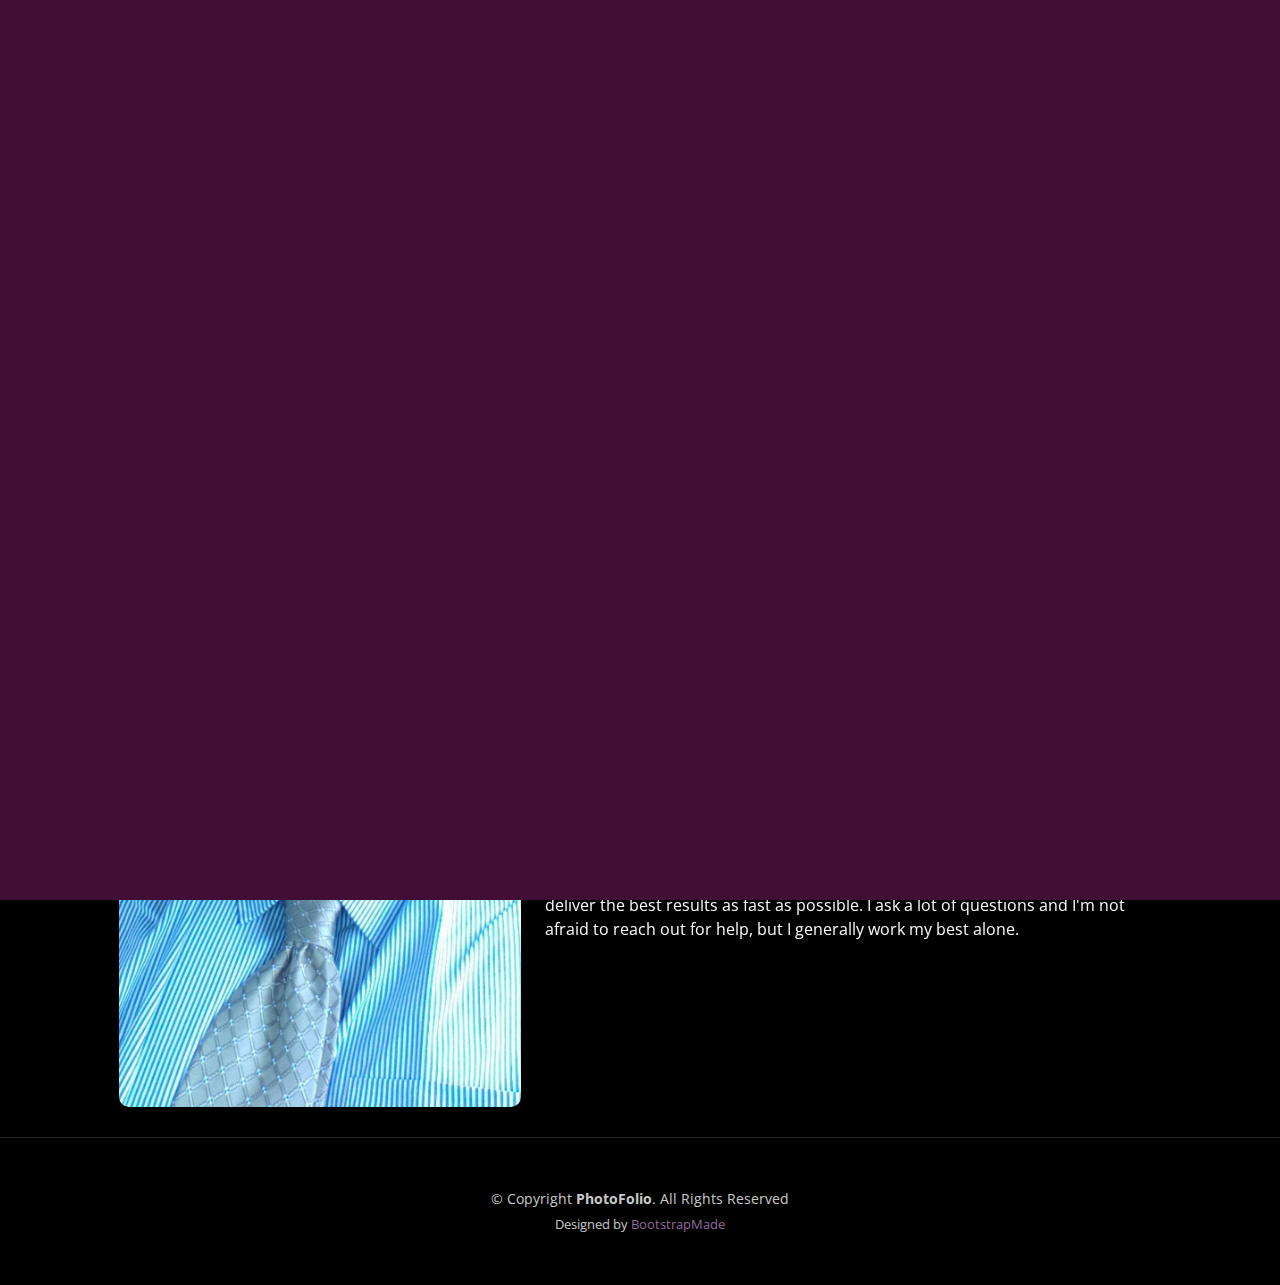
<file: index.html>
<!DOCTYPE html>
<html lang="en">

<head>
  <meta charset="utf-8">
  <meta content="width=device-width, initial-scale=1.0" name="viewport">

  <title>Andrew's personal website</title>
  <meta content="" name="description">
  <meta content="" name="keywords">

  <!-- Favicons -->
  <link href="assets/img/favicon.png" rel="icon">
  <link href="assets/img/apple-touch-icon.png" rel="apple-touch-icon">

  <!-- Google Fonts -->
  <link rel="preconnect" href="https://fonts.googleapis.com">
  <link rel="preconnect" href="https://fonts.gstatic.com" crossorigin>
  <link href="https://fonts.googleapis.com/css2?family=Open+Sans:ital,wght@0,300;0,400;0,500;0,600;0,700;1,300;1,400;1,600;1,700&family=Inter:ital,wght@0,300;0,400;0,500;0,600;0,700;1,300;1,400;1,500;1,600;1,700&family=Cardo:ital,wght@0,400;0,700;1,400&display=swap" rel="stylesheet">

  <!-- Vendor CSS Files -->
  <link href="assets/vendor/bootstrap/css/bootstrap.min.css" rel="stylesheet">
  <link href="assets/vendor/bootstrap-icons/bootstrap-icons.css" rel="stylesheet">
  <link href="assets/vendor/swiper/swiper-bundle.min.css" rel="stylesheet">
  <link href="assets/vendor/glightbox/css/glightbox.min.css" rel="stylesheet">
  <link href="assets/vendor/aos/aos.css" rel="stylesheet">

  <!-- Template Main CSS File -->
  <link href="assets/css/main.css" rel="stylesheet">

  <!-- =======================================================
  * Template Name: PhotoFolio
  * Updated: Mar 10 2023 with Bootstrap v5.2.3
  * Template URL: https://bootstrapmade.com/photofolio-bootstrap-photography-website-template/
  * Author: BootstrapMade.com
  * License: https://bootstrapmade.com/license/
  ======================================================== -->
</head>

<body>

  <!-- ======= Header ======= -->
  <header id="header" class="header d-flex align-items-center fixed-top">
    <div class="container-fluid d-flex align-items-center justify-content-between">

      <a href="index.html" class="logo d-flex align-items-center  me-auto me-lg-0">
        <!-- Uncomment the line below if you also wish to use an image logo -->
        <!-- <img src="assets/img/logo.png" alt=""> -->
        <i class="bi bi-house-fill"></i>
        <h1>Home</h1>
      </a>

      <nav id="navbar" class="navbar">
        <ul>
          <li class="dropdown"><a href="#"><span>About</span> <i class="bi bi-chevron-down dropdown-indicator"></i></a>
            <ul>
              <li><a href="resume.html">Resume</a></li>
              <li><a href="classmates.html">Classmates</a></li>
              <li><a href="portfolio.html">Portfolio</a></li>
            </ul>
          </li>
          <li><a href="services.html">Services</a></li>
          <li><a href="contact.html">Contact</a></li>
        </ul>
      </nav><!-- .navbar -->
      <i class="mobile-nav-toggle mobile-nav-show bi bi-list"></i>
      <i class="mobile-nav-toggle mobile-nav-hide d-none bi bi-x"></i>

    </div>
  </header><!-- End Header -->

  <!-- ======= Hero Section ======= -->
  <section id="hero" class="hero d-flex flex-column justify-content-center align-items-center" data-aos="fade" data-aos-delay="1500">
    <div class="container">
      <div class="row justify-content-center">
        <div class="col-lg-6 text-center">
          <h2>I'm <span>Andrew Cocroft</span> and this is the website I made!</h2>
          <p>This website was proudly made under the tutelage of Centriq.</p>
          <a href="contact.html" class="btn-get-started">Available for hire</a>
        </div>
      </div>
    </div>
  </section><!-- End Hero Section -->

  <main id="main" data-aos="fade" data-aos-delay="1500">

    <!-- ======= Body with a small introduction ======= -->
    <section id="gallery" class="gallery">
      <div class="container-fluid">

        <div class="row gy-4 justify-content-center">
          <div class="col-xl-4 col-lg-4 col-md-4">
            <div class="gallery-item h-100">
              <img src="assets/img/gallery/Andrew.jpg" class="img-fluid" alt="Image">
              <div class="gallery-links d-flex align-items-center justify-content-center">
                <a href="assets/img/gallery/gallery-1.jpg" title="Andrew" class="glightbox preview-link"></a>
                <p>Andrew Cocroft</p>
              </div>
            </div>
          </div><!-- End Gallery Item -->
          <div class="col-xl-6 col-lg-6 col-md-6 d-flex align-items-center">
            <div class="gallery-content">
            <h2>Introduction</h2>
              <p>
                I am currently training under Centriq's extensive and focused training program. Here, I have gone form
                working simple retail and food industry jobs to being on my way to a brighter, beneficial, and successful future!
              </p>
              <h2>About</h2>
              <p>
                For nine years, I had been limited in terms of success and security through my work history in retail, warehousing,
                and the food industry, and while it was great to meet all the people I did and go to the places I've been, I felt
                it was time for a change. That's why I decided to wed my enthusiasm for software and tech as a means of breaking past
                my boundaries, and making something better of myself.
                <br>
                <br>
                I consider myself to be a dedicated and hard worker, willing to push the limits to deliver the best results
                as fast as possible. I ask a lot of questions and I'm not afraid to reach out for help, but I generally work
                my best alone.
              </p>
            </div>
          </div>
        </div>
      </div>
    </section><!-- End Gallery Section -->

  </main><!-- End #main -->

  <!-- ======= Footer ======= -->
  <footer id="footer" class="footer">
    <div class="container">
      <div class="copyright">
        &copy; Copyright <strong><span>PhotoFolio</span></strong>. All Rights Reserved
      </div>
      <div class="credits">
        <!-- All the links in the footer should remain intact. -->
        <!-- You can delete the links only if you purchased the pro version. -->
        <!-- Licensing information: https://bootstrapmade.com/license/ -->
        <!-- Purchase the pro version with working PHP/AJAX contact form: https://bootstrapmade.com/photofolio-bootstrap-photography-website-template/ -->
        Designed by <a href="https://bootstrapmade.com/">BootstrapMade</a>
      </div>
    </div>
  </footer><!-- End Footer -->

  <a href="#" class="scroll-top d-flex align-items-center justify-content-center"><i class="bi bi-arrow-up-short"></i></a>

  <div id="preloader">
    <div class="line"></div>
  </div>

  <!-- Vendor JS Files -->
  <script src="assets/vendor/bootstrap/js/bootstrap.bundle.min.js"></script>
  <script src="assets/vendor/swiper/swiper-bundle.min.js"></script>
  <script src="assets/vendor/glightbox/js/glightbox.min.js"></script>
  <script src="assets/vendor/aos/aos.js"></script>
  <script src="assets/vendor/php-email-form/validate.js"></script>

  <!-- Template Main JS File -->
  <script src="assets/js/main.js"></script>

</body>

</html>
</file>
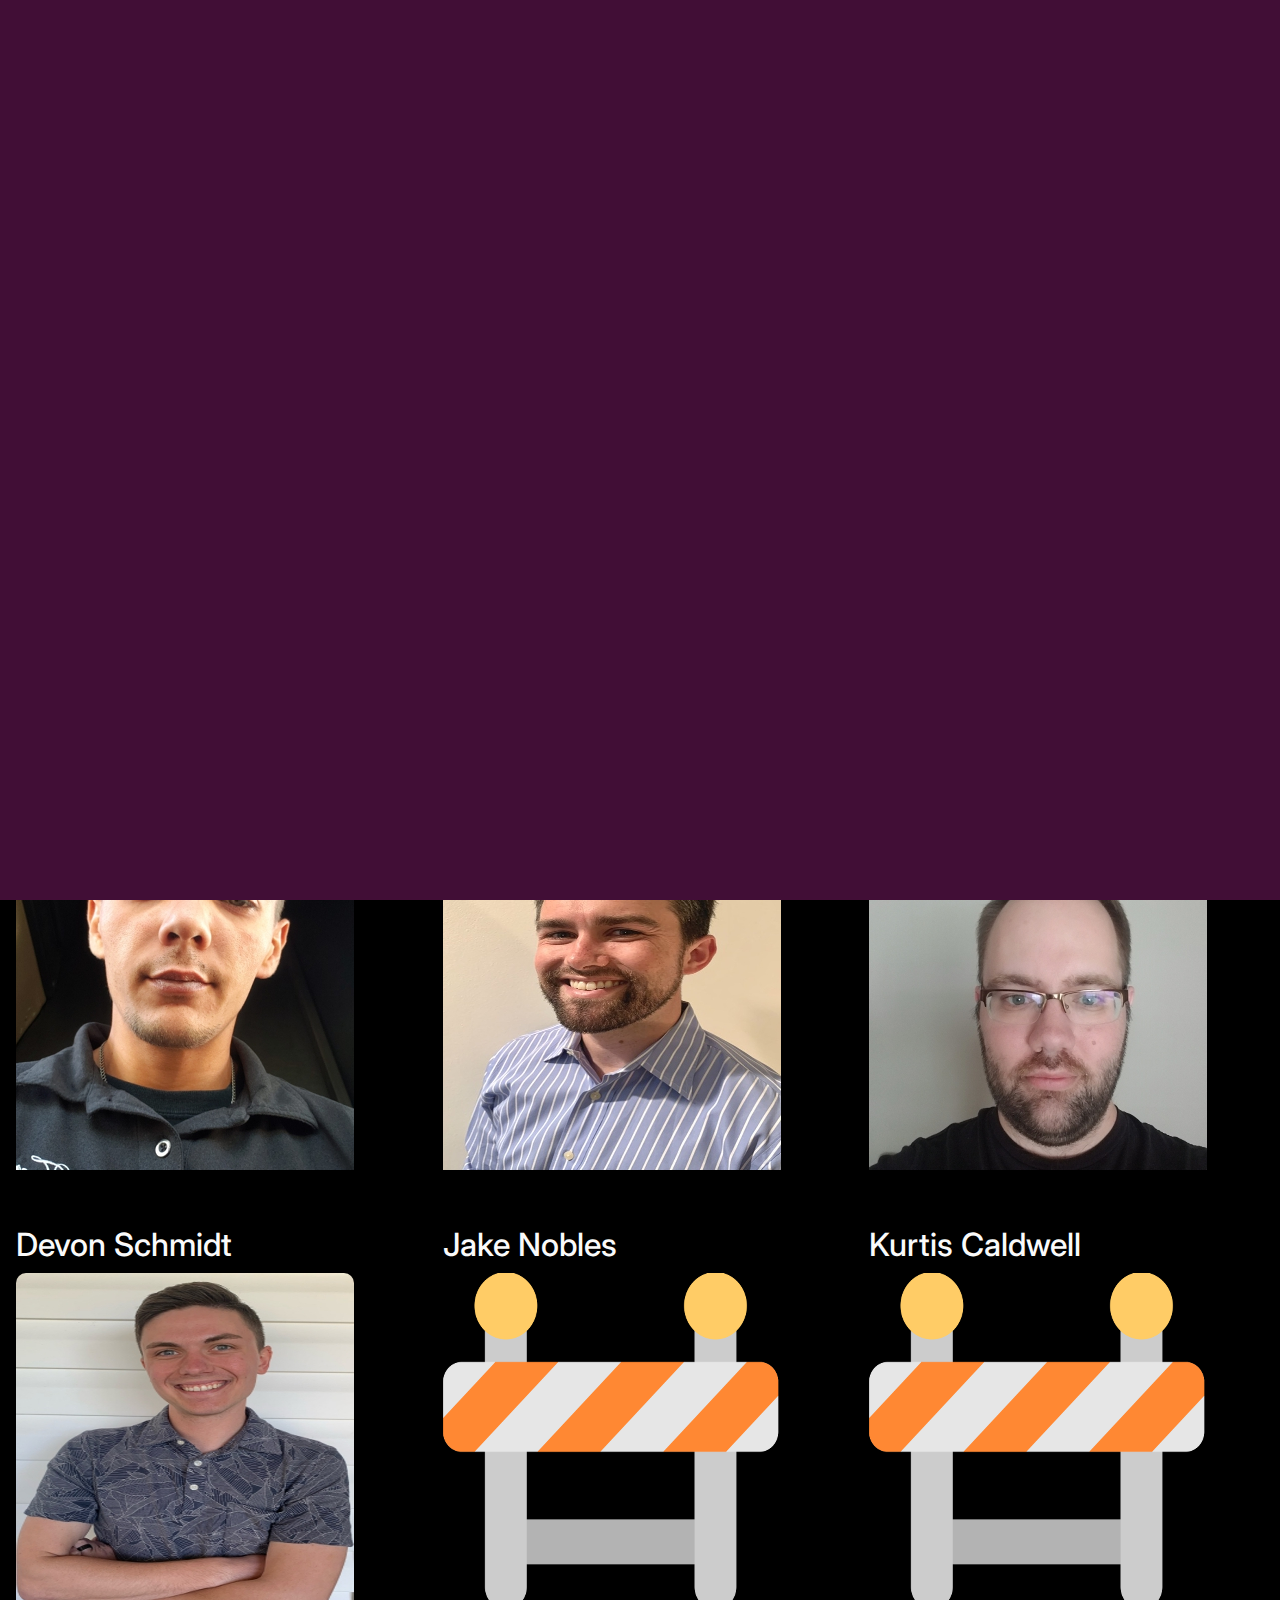
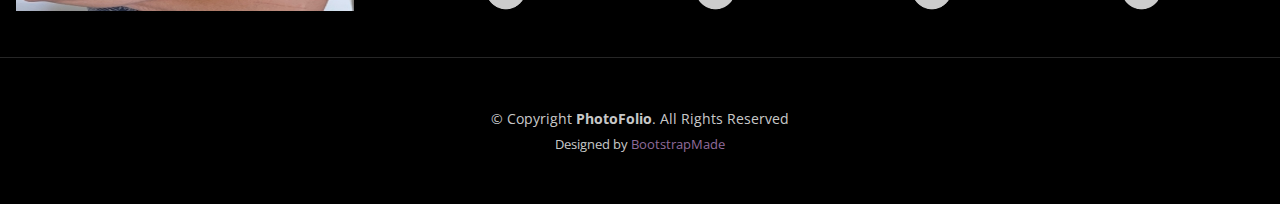
<file: classmates.html>
<!DOCTYPE html>
<html lang="en">

<head>
  <meta charset="utf-8">
  <meta content="width=device-width, initial-scale=1.0" name="viewport">

  <title>Andrew's personal website - Classmates</title>
  <meta content="" name="description">
  <meta content="" name="keywords">

  <!-- Favicons -->
  <link href="assets/img/favicon.png" rel="icon">
  <link href="assets/img/apple-touch-icon.png" rel="apple-touch-icon">

  <!-- Google Fonts -->
  <link rel="preconnect" href="https://fonts.googleapis.com">
  <link rel="preconnect" href="https://fonts.gstatic.com" crossorigin>
  <link href="https://fonts.googleapis.com/css2?family=Open+Sans:ital,wght@0,300;0,400;0,500;0,600;0,700;1,300;1,400;1,600;1,700&family=Inter:ital,wght@0,300;0,400;0,500;0,600;0,700;1,300;1,400;1,500;1,600;1,700&family=Cardo:ital,wght@0,400;0,700;1,400&display=swap" rel="stylesheet">

  <!-- Vendor CSS Files -->
  <link href="assets/vendor/bootstrap/css/bootstrap.min.css" rel="stylesheet">
  <link href="assets/vendor/bootstrap-icons/bootstrap-icons.css" rel="stylesheet">
  <link href="assets/vendor/swiper/swiper-bundle.min.css" rel="stylesheet">
  <link href="assets/vendor/glightbox/css/glightbox.min.css" rel="stylesheet">
  <link href="assets/vendor/aos/aos.css" rel="stylesheet">

  <!-- Template Main CSS File -->
  <link href="assets/css/main.css" rel="stylesheet">

  <!-- =======================================================
  * Template Name: PhotoFolio
  * Updated: Mar 10 2023 with Bootstrap v5.2.3
  * Template URL: https://bootstrapmade.com/photofolio-bootstrap-photography-website-template/
  * Author: BootstrapMade.com
  * License: https://bootstrapmade.com/license/
  ======================================================== -->
</head>

<body>

  <!-- ======= Header ======= -->
  <header id="header" class="header d-flex align-items-center fixed-top">
    <div class="container-fluid d-flex align-items-center justify-content-between">

      <a href="index.html" class="logo d-flex align-items-center  me-auto me-lg-0">
        <!-- Uncomment the line below if you also wish to use an image logo -->
        <!-- <img src="assets/img/logo.png" alt=""> -->
        <i class="bi bi-house"></i>
        <h1>Classmates</h1>
      </a>

      <nav id="navbar" class="navbar">
        <ul>
          <li class="dropdown"><a href="#"><span>About</span> <i class="bi bi-chevron-down dropdown-indicator"></i></a>
            <ul>
              <li><a href="resume.html">Resume</a></li>
              <li><a href="classmates.html">Classmates</a></li>
              <li><a href="portfolio.html">Portfolio</a></li>
            </ul>
          </li>
          <li><a href="services.html">Services</a></li>
          <li><a href="contact.html">Contact</a></li>
        </ul>
      </nav><!-- .navbar -->

      <div class="header-social-links">
        <a href="#" class="linkedin"><i class="bi bi-linkedin"></i></i></a>
      </div>
      <i class="mobile-nav-toggle mobile-nav-show bi bi-list"></i>
      <i class="mobile-nav-toggle mobile-nav-hide d-none bi bi-x"></i>

    </div>
  </header><!-- End Header -->

  <!-- ======= Hero Section ======= -->
  <section id="hero" class="hero d-flex flex-column justify-content-center align-items-center" data-aos="fade" data-aos-delay="1500">
    <div class="container">
      <div class="row justify-content-center">
        <div class="col-lg-6 text-center">
          <h2><span>Classmates</span></h2>
          <p>The people of various backgrounds and experience from whom I received help and in return helped</p>
        </div>
      </div>
    </div>
  </section><!-- End Hero Section -->

  <main>
       <!-- ======= Gallery Section ======= -->
       <section id="gallery" class="gallery">
        <div class="container-fluid">
  
          <div class="row gy-4">
            <div class="col-md-3 col-lg-4 col-md-6 p-3">
              <h2>Robert Ritter</h2>
              <div class="gallery-item h-100">
                <img src="assets/img/gallery/rob.jpg" class="img-fluid" alt="Robert Ritter">
                <div class="gallery-links d-flex align-items-center justify-content-center">
                  <a href="http://ritterhaus.net">Website</a>
                </div>
              </div>
            </div><!-- End Gallery Item -->
            <div class="col-md-3 col-lg-4 col-md-6 p-3">
              <h2>Cody Slivinski</h2>
              <div class="gallery-item h-100">
                <img src="assets/img/gallery/cody.jpg" class="img-fluid" alt="Cody Slivinski">
                <div class="gallery-links d-flex align-items-center justify-content-center">
                  <a href="http://codyslivinski.com">Website</a>
                </div>
              </div>
            </div><!-- End Gallery Item -->
            <div class="col-md-3 col-lg-4 col-md-6 p-3">
              <h2>Darron Wentz</h2>
              <div class="gallery-item h-100">
                <img src="assets/img/gallery/darron.jpg" class="img-fluid" alt="Darron Wentz">
                <div class="gallery-links d-flex align-items-center justify-content-center">
                  <a href="assets/img/gallery/gallery-3.jpg" title="Gallery 3" class="glightbox preview-link">
                    <a href="http://werntzdomain.com">Website</a>
                  </a>
                </div>
              </div>
            </div><!-- End Gallery Item -->
            <div class="col-md-3 col-lg-4 col-md-6 p-3">
              <h2>Jace Cockrell</h2>
              <div class="gallery-item h-100">
                <img src="assets/img/gallery/jace.png" class="img-fluid" alt="Jace Cockrell">
                <div class="gallery-links d-flex align-items-center justify-content-center">
                  <a href="assets/img/gallery/gallery-4.jpg" title="Gallery 4" class="glightbox preview-link">
                    <a href="http://jacecockrell.com">Website</a>
                  </a>
                </div>
              </div>
            </div><!-- End Gallery Item -->
            <div class="col-md-3 col-lg-4 col-md-6 p-3">
              <h2>Kyle Gough</h2>
              <div class="gallery-item h-100">
                <img src="assets/img/gallery/kyle.jpg" class="img-fluid" alt="Kyle Gough">
                <div class="gallery-links d-flex align-items-center justify-content-center">
                  <a href="assets/img/gallery/gallery-5.jpg" title="Gallery 5" class="glightbox preview-link">
                    <a href="http://goughkyle.com">Website</a>
                  </a>
                </div>
              </div>
            </div><!-- End Gallery Item -->
            <div class="col-md-3 col-lg-4 col-md-6 p-3">
              <h2>Nicholas Davolt</h2>
              <div class="gallery-item h-100">
                <img src="assets/img/gallery/nicholas.jpg" class="img-fluid" alt="Nicholas Davolt">
                <div class="gallery-links d-flex align-items-center justify-content-center">
                  <a href="assets/img/gallery/gallery-6.jpg" title="Gallery 6">
                    <a href="http://nicholasdavolt.com/">Website</a>
                  </a>
                </div>
              </div>
            </div> <!-- End Gallery Item -->
            <div class="col-md-3 col-lg-4 col-md-6 p-3">
              <h2>Devon Schmidt</h2>
              <div class="gallery-item h-100">
                <img src="assets/img/gallery/devon.jpeg" class="img-fluid" alt="Devon">
                <div class="gallery-links d-flex align-items-center justify-content-center">
                  <a href="assets/img/gallery/gallery-6.jpg" title="Gallery 6">
                    <a href="http://devschmidt.com/">Website</a>
                  </a>
                </div>
              </div>
            </div> <!-- End Gallery Item -->
            <div class="col-md-3 col-lg-4 col-md-6 p-3">
              <h2>Jake Nobles</h2>
              <div class="gallery-item h-100">
                <img src="assets/img/gallery/comingsoon.png" class="img-fluid" alt="Jake">
                <div class="gallery-links d-flex align-items-center justify-content-center">
                  <p>Site to be added</p>
                </div>
              </div>
            </div> <!-- End Gallery Item -->
            <div class="col-md-3 col-lg-4 col-md-6 p-3">
              <h2>Kurtis Caldwell</h2>
              <div class="gallery-item h-100">
                <img src="assets/img/gallery/comingsoon.png" class="img-fluid" alt="Kurtis">
                <div class="gallery-links d-flex align-items-center justify-content-center">
                  <p>Site to be added</p>
                </div>
              </div>
            </div> <!-- End Gallery Item -->
          </div>
        </div>
      </section><!-- End Gallery Section -->
  </main>

  <!-- ======= Footer ======= -->
  <footer id="footer" class="footer">
    <div class="container">
      <div class="copyright">
        &copy; Copyright <strong><span>PhotoFolio</span></strong>. All Rights Reserved
      </div>
      <div class="credits">
        <!-- All the links in the footer should remain intact. -->
        <!-- You can delete the links only if you purchased the pro version. -->
        <!-- Licensing information: https://bootstrapmade.com/license/ -->
        <!-- Purchase the pro version with working PHP/AJAX contact form: https://bootstrapmade.com/photofolio-bootstrap-photography-website-template/ -->
        Designed by <a href="https://bootstrapmade.com/">BootstrapMade</a>
      </div>
    </div>
  </footer><!-- End Footer -->

  <a href="#" class="scroll-top d-flex align-items-center justify-content-center"><i class="bi bi-arrow-up-short"></i></a>

  <div id="preloader">
    <div class="line"></div>
  </div>

  <!-- Vendor JS Files -->
  <script src="assets/vendor/bootstrap/js/bootstrap.bundle.min.js"></script>
  <script src="assets/vendor/swiper/swiper-bundle.min.js"></script>
  <script src="assets/vendor/glightbox/js/glightbox.min.js"></script>
  <script src="assets/vendor/aos/aos.js"></script>
  <script src="assets/vendor/php-email-form/validate.js"></script>

  <!-- Template Main JS File -->
  <script src="assets/js/main.js"></script>

</body>

</html>
</file>
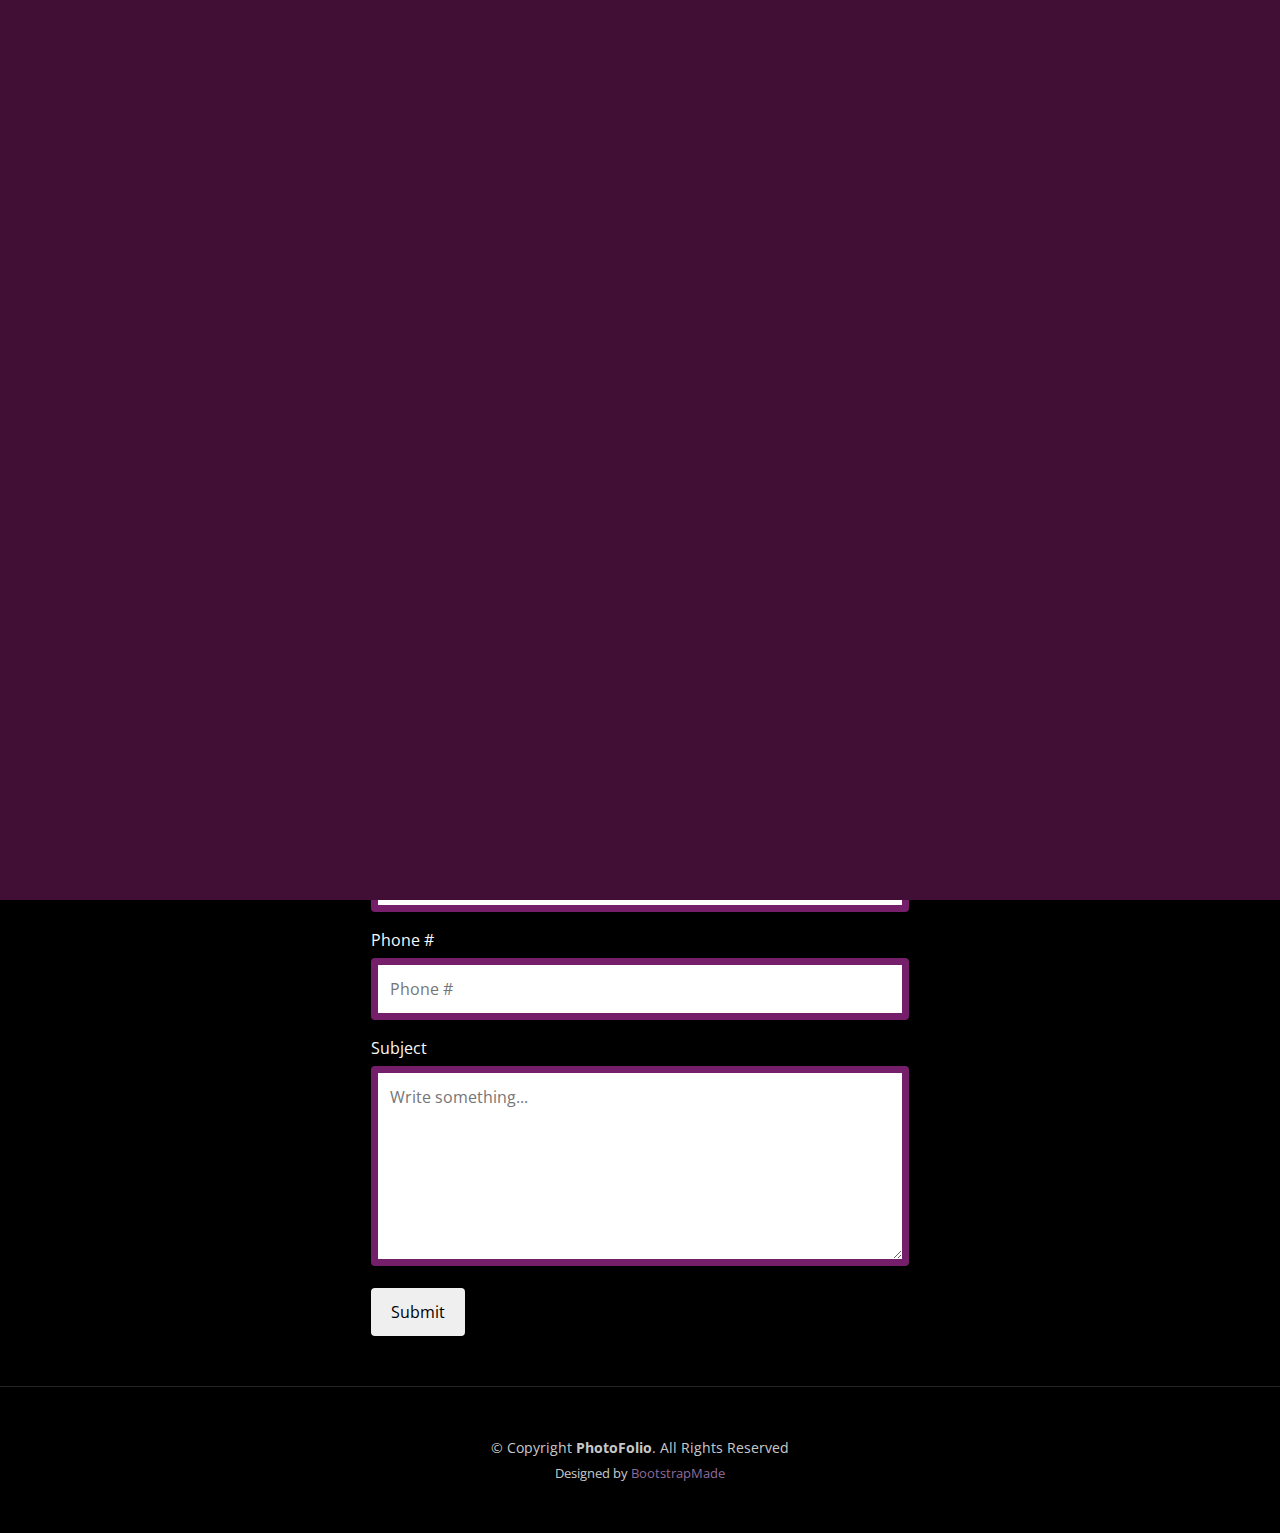
<file: contact.html>
<!DOCTYPE html>
<html lang="en">

<head>
  <meta charset="utf-8">
  <meta content="width=device-width, initial-scale=1.0" name="viewport">

  <title>Andrew's personal website - Contact</title>
  <meta content="" name="description">
  <meta content="" name="keywords">

  <!-- Favicons -->
  <link href="assets/img/favicon.png" rel="icon">
  <link href="assets/img/apple-touch-icon.png" rel="apple-touch-icon">

  <!-- Google Fonts -->
  <link rel="preconnect" href="https://fonts.googleapis.com">
  <link rel="preconnect" href="https://fonts.gstatic.com" crossorigin>
  <link href="https://fonts.googleapis.com/css2?family=Open+Sans:ital,wght@0,300;0,400;0,500;0,600;0,700;1,300;1,400;1,600;1,700&family=Inter:ital,wght@0,300;0,400;0,500;0,600;0,700;1,300;1,400;1,500;1,600;1,700&family=Cardo:ital,wght@0,400;0,700;1,400&display=swap" rel="stylesheet">

  <!-- Vendor CSS Files -->
  <link href="assets/vendor/bootstrap/css/bootstrap.min.css" rel="stylesheet">
  <link href="assets/vendor/bootstrap-icons/bootstrap-icons.css" rel="stylesheet">
  <link href="assets/vendor/swiper/swiper-bundle.min.css" rel="stylesheet">
  <link href="assets/vendor/glightbox/css/glightbox.min.css" rel="stylesheet">
  <link href="assets/vendor/aos/aos.css" rel="stylesheet">

  <!-- Template Main CSS File -->
  <link href="assets/css/main.css" rel="stylesheet">

  <!-- =======================================================
  * Template Name: PhotoFolio
  * Updated: Mar 10 2023 with Bootstrap v5.2.3
  * Template URL: https://bootstrapmade.com/photofolio-bootstrap-photography-website-template/
  * Author: BootstrapMade.com
  * License: https://bootstrapmade.com/license/
  ======================================================== -->
</head>

<body>

  <!-- ======= Header ======= -->
  <header id="header" class="header d-flex align-items-center fixed-top">
    <div class="container-fluid d-flex align-items-center justify-content-between">

      <a href="index.html" class="logo d-flex align-items-center  me-auto me-lg-0">
        <!-- Uncomment the line below if you also wish to use an image logo -->
        <!-- <img src="assets/img/logo.png" alt=""> -->
        <i class="bi bi-house"></i>
        <h1>Home</h1>
      </a>

      <nav id="navbar" class="navbar">
        <ul>
          <li class="dropdown"><a href="#"><span>About</span> <i class="bi bi-chevron-down dropdown-indicator"></i></a>
            <ul>
              <li><a href="resume.html">Resume</a></li>
              <li><a href="classmates.html">Classmates</a></li>
              <li><a href="portfolio.html">Portfolio</a></li>
            </ul>
          </li>
          <li><a href="services.html">Services</a></li>
          <li><a href="contact.html">Contact</a></li>
        </ul>
      </nav><!-- .navbar -->

      <div class="header-social-links">
        <a href="#" class="linkedin"><i class="bi bi-linkedin"></i></i></a>
      </div>
      <i class="mobile-nav-toggle mobile-nav-show bi bi-list"></i>
      <i class="mobile-nav-toggle mobile-nav-hide d-none bi bi-x"></i>

    </div>
  </header><!-- End Header -->

  <!-- ======= Hero Section ======= -->
  <!-- ======= Hero Section ======= -->
  <section id="hero" class="hero d-flex flex-column justify-content-center align-items-center" data-aos="fade" data-aos-delay="1500">
    <div class="container">
      <div class="row justify-content-center">
        <div class="col-lg-6 text-center">
          <h2><span>Contact</span></h2>
          <p>FORM CURRENTLY NOT FUNCTIONAL! Please refer to my email or send me a message on Linkedin!</p>
        </div>
        <div class="row mt-5 justify-content-around">
          <div class="email col-md-2">
            <h2>Email</h2>
            <p>email.example@domain.com</p>
        </div>
        <div class="row mt-5 justify-content-around">
          <div class="linkedin col-md-2">
            <h2>
              <a href="https://www.linkedin.com/in/andrew-cocroft-4a2952275/">LinkedIn</a>
            </h2>
          </div>
        </div>
      </div>
    </div>
  </section><!-- End Hero Section -->

  <main>
    <div class="container">
      <div class="row justify-content-center">
        <div class="col-lg-6">
          <form action="action_page.php">
        
            <label for="fname">First Name</label>
            <input type="text" id="fname" name="firstname" placeholder="Your first name">
            
            <label for="lname">Last Name</label>
            <input type="text" id="lname" name="lastname" placeholder="Your last name">
        
            <label for="email">Email</label>
            <input type="text" id="email" name="email" placeholder="Email">
    
            <label for="phone">Phone #</label>
            <input type="text" id="phone" name="phone number" placeholder="Phone #">
        
            <label for="subject">Subject</label>
            <textarea id="subject" name="subject" placeholder="Write something..." style="height:200px"></textarea>
        
            <input type="submit" value="Submit">
        
          </form>
        </div>
      </div>
    </div>
  </main>

  <!-- ======= Footer ======= -->
  <footer id="footer" class="footer">
    <div class="container">
      <div class="copyright">
        &copy; Copyright <strong><span>PhotoFolio</span></strong>. All Rights Reserved
      </div>
      <div class="credits">
        <!-- All the links in the footer should remain intact. -->
        <!-- You can delete the links only if you purchased the pro version. -->
        <!-- Licensing information: https://bootstrapmade.com/license/ -->
        <!-- Purchase the pro version with working PHP/AJAX contact form: https://bootstrapmade.com/photofolio-bootstrap-photography-website-template/ -->
        Designed by <a href="https://bootstrapmade.com/">BootstrapMade</a>
      </div>
    </div>
  </footer><!-- End Footer -->

  <a href="#" class="scroll-top d-flex align-items-center justify-content-center"><i class="bi bi-arrow-up-short"></i></a>

  <div id="preloader">
    <div class="line"></div>
  </div>

  <!-- Vendor JS Files -->
  <script src="assets/vendor/bootstrap/js/bootstrap.bundle.min.js"></script>
  <script src="assets/vendor/swiper/swiper-bundle.min.js"></script>
  <script src="assets/vendor/glightbox/js/glightbox.min.js"></script>
  <script src="assets/vendor/aos/aos.js"></script>
  <script src="assets/vendor/php-email-form/validate.js"></script>

  <!-- Template Main JS File -->
  <script src="assets/js/main.js"></script>

</body>

</html>
</file>
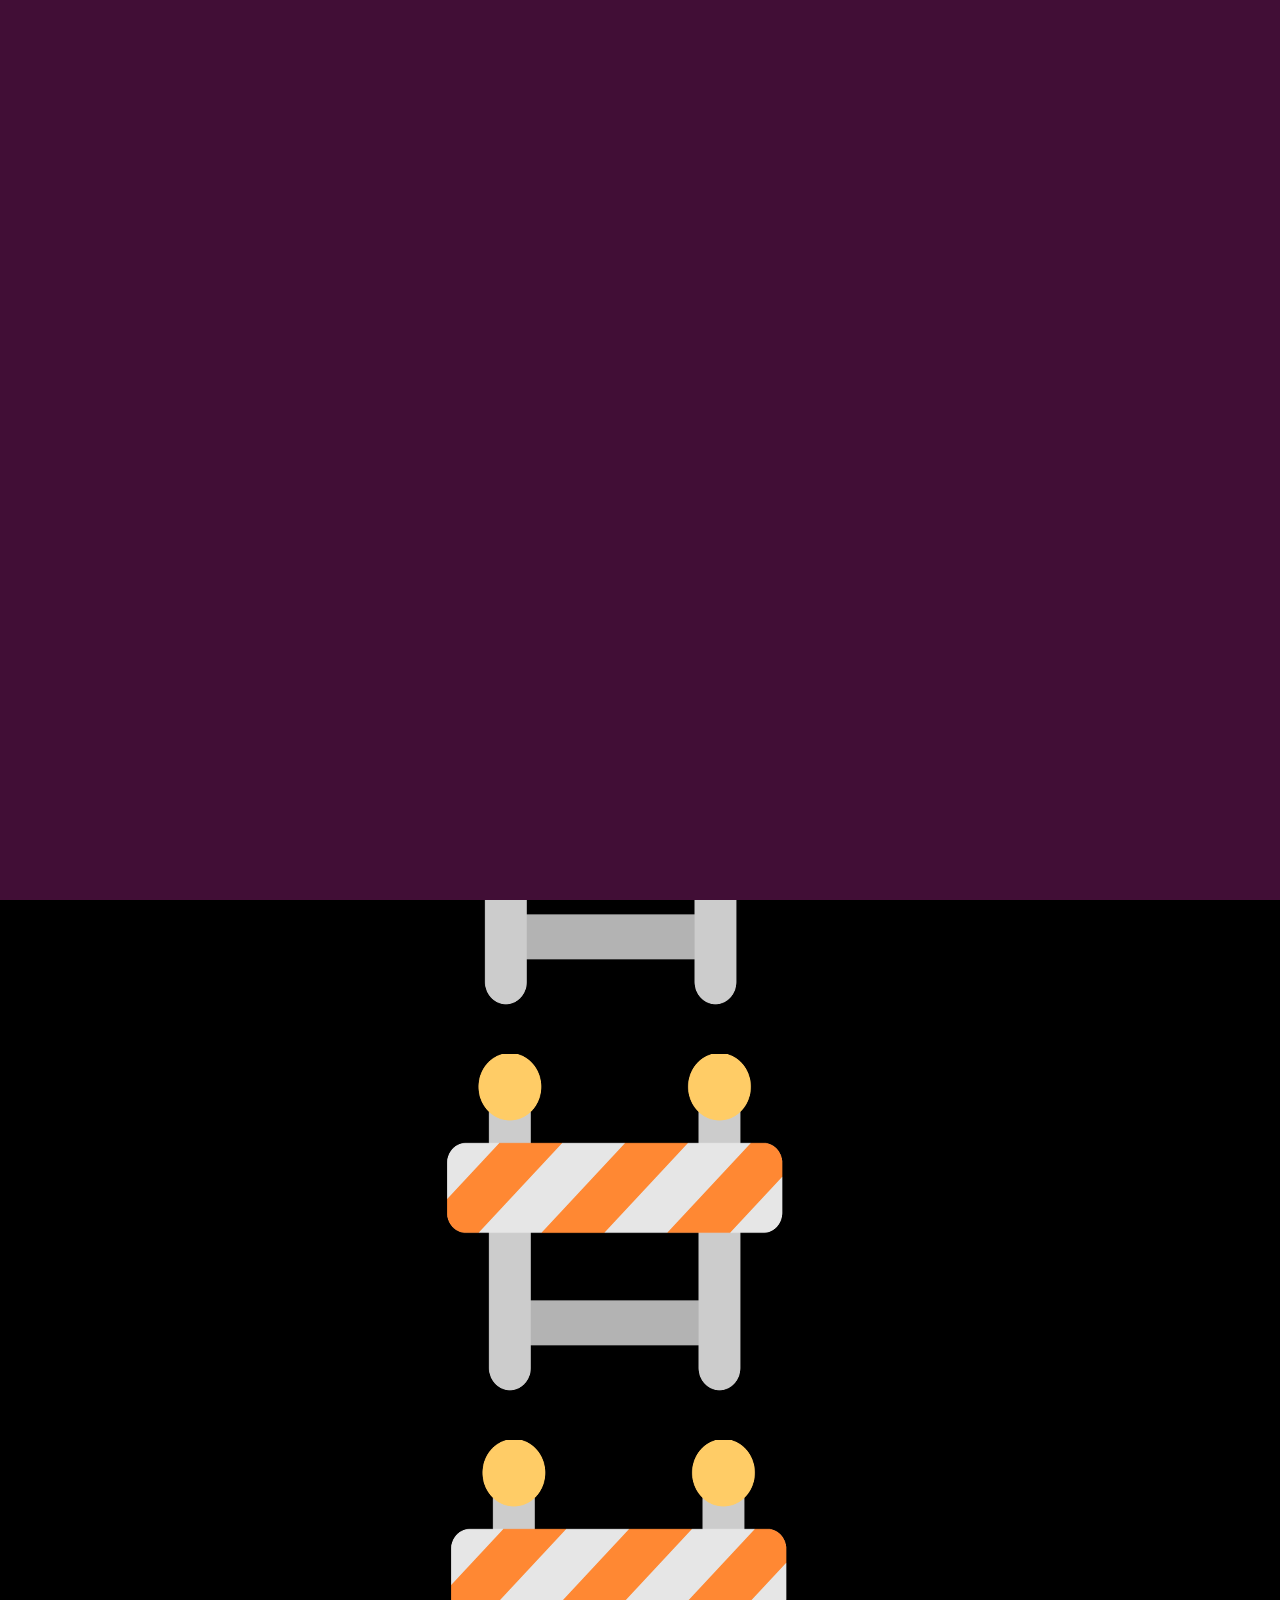
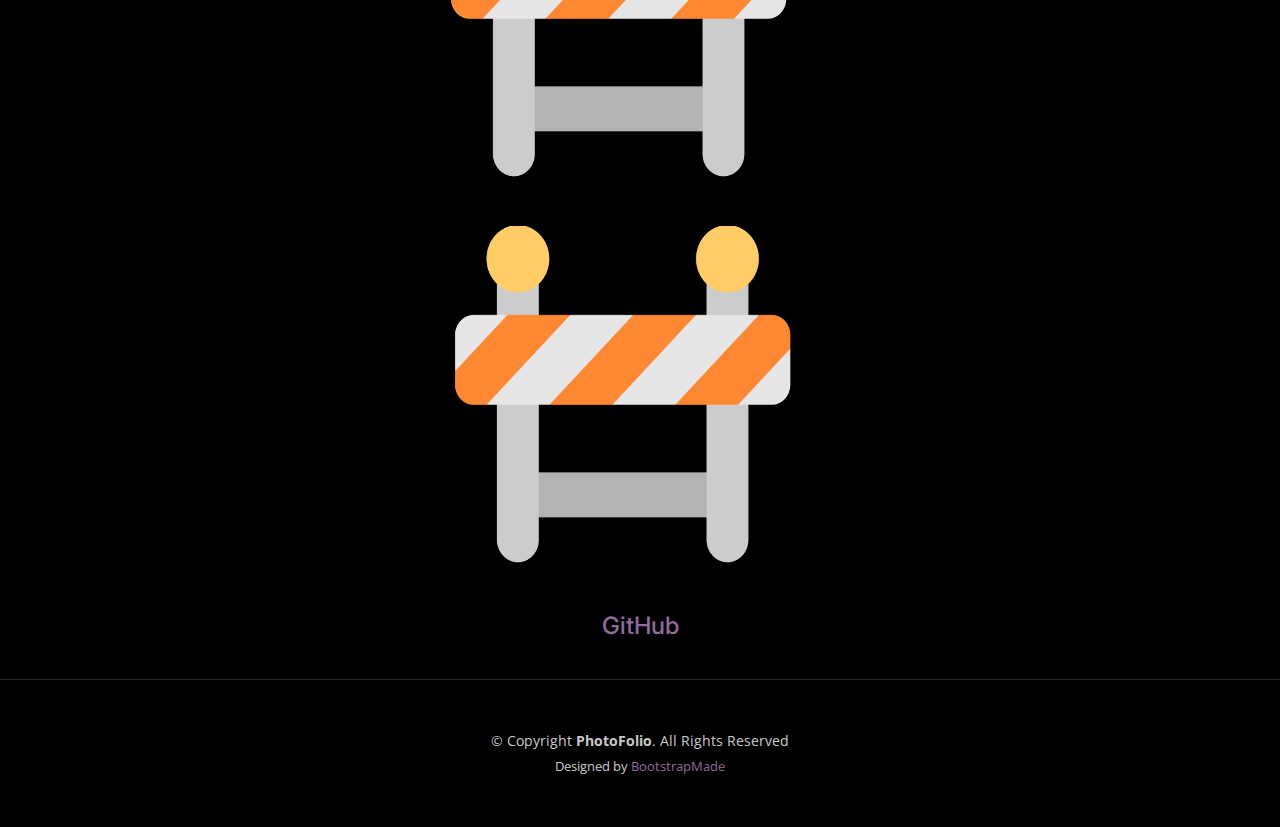
<file: portfolio.html>
<!DOCTYPE html>
<html lang="en">

<head>
  <meta charset="utf-8">
  <meta content="width=device-width, initial-scale=1.0" name="viewport">

  <title>Andrew's personal website - Portfolio</title>
  <meta content="" name="description">
  <meta content="" name="keywords">

  <!-- Favicons -->
  <link href="assets/img/favicon.png" rel="icon">
  <link href="assets/img/apple-touch-icon.png" rel="apple-touch-icon">

  <!-- Google Fonts -->
  <link rel="preconnect" href="https://fonts.googleapis.com">
  <link rel="preconnect" href="https://fonts.gstatic.com" crossorigin>
  <link href="https://fonts.googleapis.com/css2?family=Open+Sans:ital,wght@0,300;0,400;0,500;0,600;0,700;1,300;1,400;1,600;1,700&family=Inter:ital,wght@0,300;0,400;0,500;0,600;0,700;1,300;1,400;1,500;1,600;1,700&family=Cardo:ital,wght@0,400;0,700;1,400&display=swap" rel="stylesheet">

  <!-- Vendor CSS Files -->
  <link href="assets/vendor/bootstrap/css/bootstrap.min.css" rel="stylesheet">
  <link href="assets/vendor/bootstrap-icons/bootstrap-icons.css" rel="stylesheet">
  <link href="assets/vendor/swiper/swiper-bundle.min.css" rel="stylesheet">
  <link href="assets/vendor/glightbox/css/glightbox.min.css" rel="stylesheet">
  <link href="assets/vendor/aos/aos.css" rel="stylesheet">

  <!-- Template Main CSS File -->
  <link href="assets/css/main.css" rel="stylesheet">

  <!-- =======================================================
  * Template Name: PhotoFolio
  * Updated: Mar 10 2023 with Bootstrap v5.2.3
  * Template URL: https://bootstrapmade.com/photofolio-bootstrap-photography-website-template/
  * Author: BootstrapMade.com
  * License: https://bootstrapmade.com/license/
  ======================================================== -->
</head>

<body>

  <!-- ======= Header ======= -->
  <header id="header" class="header d-flex align-items-center fixed-top">
    <div class="container-fluid d-flex align-items-center justify-content-between">

      <a href="index.html" class="logo d-flex align-items-center  me-auto me-lg-0">
        <!-- Uncomment the line below if you also wish to use an image logo -->
        <!-- <img src="assets/img/logo.png" alt=""> -->
        <i class="bi bi-house"></i>
        <h1>Home</h1>
      </a>

      <nav id="navbar" class="navbar">
        <ul>
          <li class="dropdown"><a href="#"><span>About</span> <i class="bi bi-chevron-down dropdown-indicator"></i></a>
            <ul>
              <li><a href="resume.html">Resume</a></li>
              <li><a href="classmates.html">Classmates</a></li>
              <li><a href="portfolio.html">Portfolio</a></li>
            </ul>
          </li>
          <li><a href="services.html">Services</a></li>
          <li><a href="contact.html">Contact</a></li>
        </ul>
      </nav><!-- .navbar -->

      <div class="header-social-links">
        <a href="#" class="linkedin"><i class="bi bi-linkedin"></i></i></a>
      </div>
      <i class="mobile-nav-toggle mobile-nav-show bi bi-list"></i>
      <i class="mobile-nav-toggle mobile-nav-hide d-none bi bi-x"></i>

    </div>
  </header><!-- End Header -->

  <!-- ======= Hero Section ======= -->
  <!-- ======= Hero Section ======= -->
  <section id="hero" class="hero d-flex flex-column justify-content-center align-items-center" data-aos="fade" data-aos-delay="1500">
    <div class="container">
      <div class="row justify-content-center">
        <div class="col-lg-6 text-center">
          <h2><span>Portfolio</span></h2>
          <p>A collection of projects undertaken in HTML5/CSS and C# 
            <br>(see github below for more)
          </p>
        </div>
      </div>
    </div>
  </section><!-- End Hero Section -->

  <main>
    <section id="gallery" class="gallery">
      <div class="container-fluid">
          <div class="row gy-4 justify-content-center">
            <div class="col-xl-4 col-lg-4 col-md-4">
              <div class="gallery-item h-100">
                <img src="assets/img/gallery/DungeonGallery1.png" class="img-fluid" alt="Dungeon">
                <div class="gallery-links d-flex align-items-center justify-content-center">
                  <a href="assets/img/gallery/gallery-1.jpg" title="DungeonGallery1" class="glightbox preview-link"></a>
                  <p>Dungeon Application in C#</p>
                </div>
              </div>
            </div><!-- End Gallery Item -->
          <div class="row gy-4 justify-content-center">
            <div class="col-xl-4 col-lg-4 col-md-4">
              <div class="gallery-item h-100">
                <img src="assets/img/gallery/comingsoon.png" class="img-fluid" alt="WIP">
                <div class="gallery-links d-flex align-items-center justify-content-center">
                  <a href="assets/img/gallery/gallery-1.jpg" title="ATMGallery" class="glightbox preview-link"></a>
                  <p>StoreFront Database (SQL)</p>
                </div>
              </div>
            </div><!-- End Gallery Item -->
          <div class="row gy-4 justify-content-center">
            <div class="col-xl-4 col-lg-4 col-md-4">
              <div class="gallery-item h-100">
                <img src="assets/img/gallery/comingsoon.png" class="img-fluid" alt="WIP">
                <div class="gallery-links d-flex align-items-center justify-content-center">
                  <a href="assets/img/gallery/gallery-1.jpg" title="ATMGallery" class="glightbox preview-link"></a>
                  <p>StoreFront MVC (.NET MVC)</p>
                </div>
              </div>
            </div><!-- End Gallery Item -->
          <div class="row gy-4 justify-content-center">
            <div class="col-xl-4 col-lg-4 col-md-4">
              <div class="gallery-item h-100">
                <img src="assets/img/gallery/comingsoon.png" class="img-fluid" alt="WIP">
                <div class="gallery-links d-flex align-items-center justify-content-center">
                  <a href="assets/img/gallery/gallery-1.jpg" title="ATMGallery" class="glightbox preview-link"></a>
                  <p>Web API</p>
                </div>
              </div>
            </div><!-- End Gallery Item -->
          <div class="row gy-4 justify-content-center">
            <div class="col-xl-4 col-lg-4 col-md-4">
              <div class="gallery-item h-100">
                <img src="assets/img/gallery/comingsoon.png" class="img-fluid" alt="WIP">
                <div class="gallery-links d-flex align-items-center justify-content-center">
                  <a href="assets/img/gallery/gallery-1.jpg" title="ATMGallery" class="glightbox preview-link"></a>
                  <p>JavaScript Development</p>
                </div>
              </div>
            </div><!-- End Gallery Item -->
            <div class="row gy-4 justify-content-center">
              <div class="col-lg-6 text-center">
                <h4>
                    <a href="https://github.com/ACocroft">GitHub</a>
                </h4>
              </div>
            </div>
        </div>
      </div>
    </section><!-- End Gallery Section -->
  </main>

  <!-- ======= Footer ======= -->
  <footer id="footer" class="footer">
    <div class="container">
      <div class="copyright">
        &copy; Copyright <strong><span>PhotoFolio</span></strong>. All Rights Reserved
      </div>
      <div class="credits">
        <!-- All the links in the footer should remain intact. -->
        <!-- You can delete the links only if you purchased the pro version. -->
        <!-- Licensing information: https://bootstrapmade.com/license/ -->
        <!-- Purchase the pro version with working PHP/AJAX contact form: https://bootstrapmade.com/photofolio-bootstrap-photography-website-template/ -->
        Designed by <a href="https://bootstrapmade.com/">BootstrapMade</a>
      </div>
    </div>
  </footer><!-- End Footer -->

  <a href="#" class="scroll-top d-flex align-items-center justify-content-center"><i class="bi bi-arrow-up-short"></i></a>

  <div id="preloader">
    <div class="line"></div>
  </div>

  <!-- Vendor JS Files -->
  <script src="assets/vendor/bootstrap/js/bootstrap.bundle.min.js"></script>
  <script src="assets/vendor/swiper/swiper-bundle.min.js"></script>
  <script src="assets/vendor/glightbox/js/glightbox.min.js"></script>
  <script src="assets/vendor/aos/aos.js"></script>
  <script src="assets/vendor/php-email-form/validate.js"></script>

  <!-- Template Main JS File -->
  <script src="assets/js/main.js"></script>

</body>

</html>
</file>
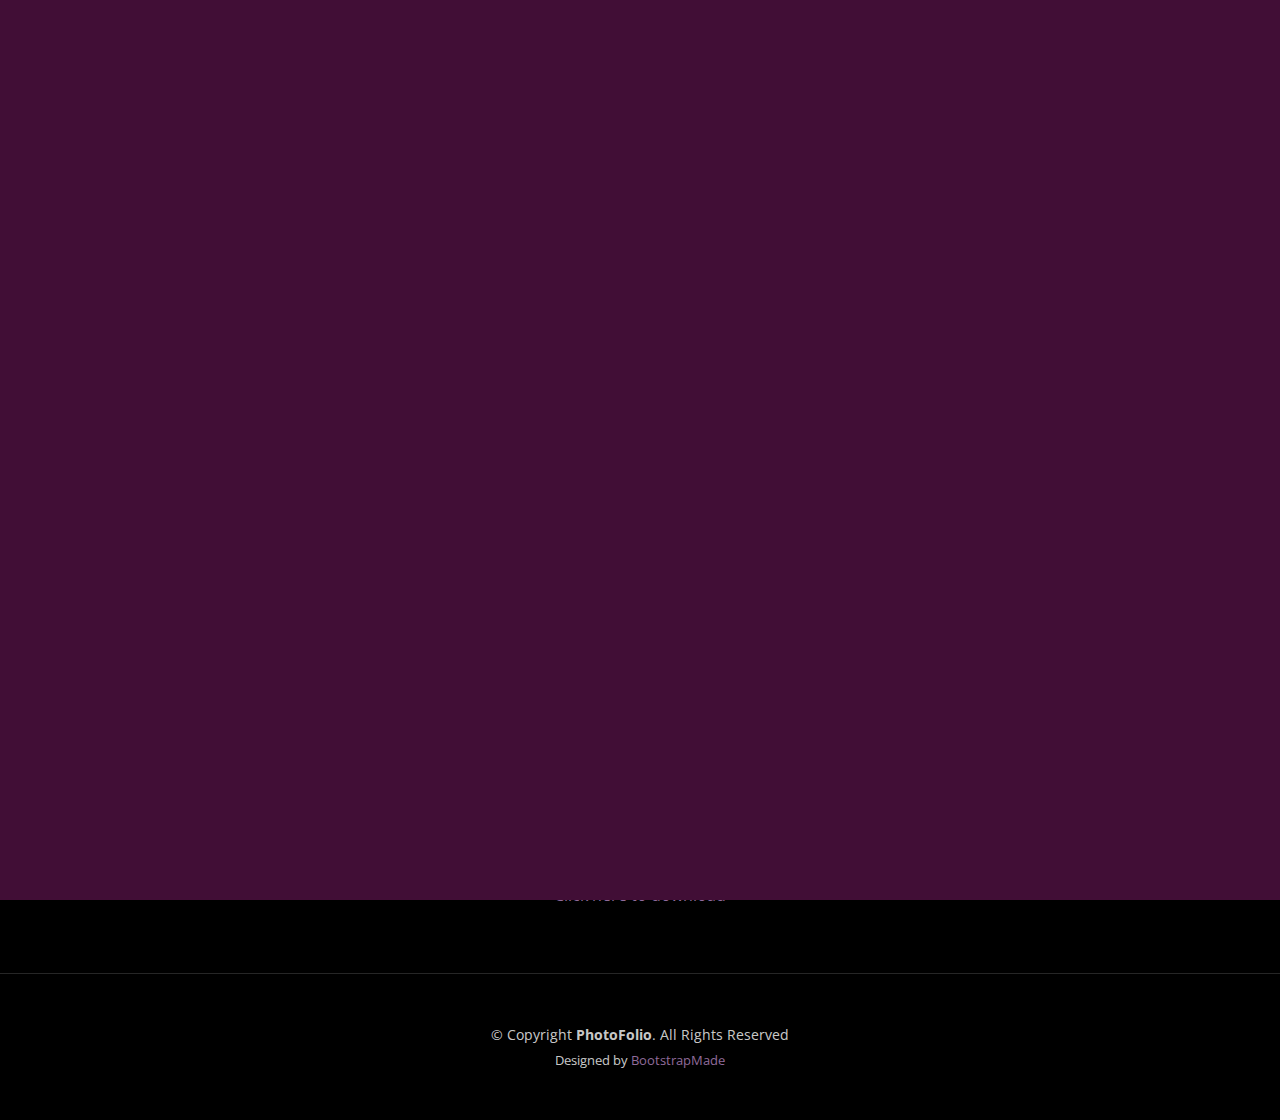
<file: resume.html>
<!DOCTYPE html>
<html lang="en">

<head>
  <meta charset="utf-8">
  <meta content="width=device-width, initial-scale=1.0" name="viewport">

  <title>Andrew's personal website - Resume</title>
  <meta content="" name="description">
  <meta content="" name="keywords">

  <!-- Favicons -->
  <link href="assets/img/favicon.png" rel="icon">
  <link href="assets/img/apple-touch-icon.png" rel="apple-touch-icon">

  <!-- Google Fonts -->
  <link rel="preconnect" href="https://fonts.googleapis.com">
  <link rel="preconnect" href="https://fonts.gstatic.com" crossorigin>
  <link href="https://fonts.googleapis.com/css2?family=Open+Sans:ital,wght@0,300;0,400;0,500;0,600;0,700;1,300;1,400;1,600;1,700&family=Inter:ital,wght@0,300;0,400;0,500;0,600;0,700;1,300;1,400;1,500;1,600;1,700&family=Cardo:ital,wght@0,400;0,700;1,400&display=swap" rel="stylesheet">

  <!-- Vendor CSS Files -->
  <link href="assets/vendor/bootstrap/css/bootstrap.min.css" rel="stylesheet">
  <link href="assets/vendor/bootstrap-icons/bootstrap-icons.css" rel="stylesheet">
  <link href="assets/vendor/swiper/swiper-bundle.min.css" rel="stylesheet">
  <link href="assets/vendor/glightbox/css/glightbox.min.css" rel="stylesheet">
  <link href="assets/vendor/aos/aos.css" rel="stylesheet">

  <!-- Template Main CSS File -->
  <link href="assets/css/main.css" rel="stylesheet">

  <!-- =======================================================
  * Template Name: PhotoFolio
  * Updated: Mar 10 2023 with Bootstrap v5.2.3
  * Template URL: https://bootstrapmade.com/photofolio-bootstrap-photography-website-template/
  * Author: BootstrapMade.com
  * License: https://bootstrapmade.com/license/
  ======================================================== -->
</head>

<body>

  <!-- ======= Header ======= -->
  <header id="header" class="header d-flex align-items-center fixed-top">
    <div class="container-fluid d-flex align-items-center justify-content-between">

      <a href="index.html" class="logo d-flex align-items-center  me-auto me-lg-0">
        <!-- Uncomment the line below if you also wish to use an image logo -->
        <!-- <img src="assets/img/logo.png" alt=""> -->
        <i class="bi bi-house"></i>
        <h1>Home</h1>
      </a>

      <nav id="navbar" class="navbar">
        <ul>
          <li class="dropdown"><a href="#"><span>About</span> <i class="bi bi-chevron-down dropdown-indicator"></i></a>
            <ul>
              <li><a href="resume.html">Resume</a></li>
              <li><a href="classmates.html">Classmates</a></li>
              <li><a href="portfolio.html">Portfolio</a></li>
            </ul>
          </li>
          <li><a href="services.html">Services</a></li>
          <li><a href="contact.html">Contact</a></li>
        </ul>
      </nav><!-- .navbar -->

      <div class="header-social-links">
        <a href="#" class="linkedin"><i class="bi bi-linkedin"></i></i></a>
      </div>
      <i class="mobile-nav-toggle mobile-nav-show bi bi-list"></i>
      <i class="mobile-nav-toggle mobile-nav-hide d-none bi bi-x"></i>

    </div>
  </header><!-- End Header -->

  <!-- ======= Hero Section ======= -->
  <!-- ======= Hero Section ======= -->
  <section id="hero" class="hero d-flex flex-column justify-content-center align-items-center" data-aos="fade" data-aos-delay="1500">
    <div class="container">
      <div class="row justify-content-center">
        <div class="col-lg-6 text-center">
          <h2><span>Resume</span></h2>
          <p>Past work history and all the places I've been</p>
        </div>
      </div>
    </div>
  </section><!-- End Hero Section -->

  <main>
    <div class="container">
      <div class="row justify-content-center">
        <div class="col-lg-9 text-center">
            <div class="container-fluid">
              <div class="row gy-4 justify-content-center">
                <div class="col-xl-6 col-lg-6 col-md-6">
                  <div class="gallery-item h-100">
                    <img src="assets/img/gallery/ResumeFinal.png" class="img-fluid" alt="image">
                    <div class="gallery-links d-flex align-items-center justify-content-center">
                      <a href="assets/img/gallery/gallery-1.jpg" title="Resume" class="glightbox preview-link"></a>
                      <a href="/assets/Andrew's Resume.pdf" download>
                        <p>Click here to download</p>
                      </a>
                    </div>
                  </div>
                </div><!-- End Gallery Item -->
            </div>
        </div>
      </div>
    </div>
  </main>

  <!-- ======= Footer ======= -->
  <footer id="footer" class="footer">
    <div class="container">
      <div class="copyright">
        &copy; Copyright <strong><span>PhotoFolio</span></strong>. All Rights Reserved
      </div>
      <div class="credits">
        <!-- All the links in the footer should remain intact. -->
        <!-- You can delete the links only if you purchased the pro version. -->
        <!-- Licensing information: https://bootstrapmade.com/license/ -->
        <!-- Purchase the pro version with working PHP/AJAX contact form: https://bootstrapmade.com/photofolio-bootstrap-photography-website-template/ -->
        Designed by <a href="https://bootstrapmade.com/">BootstrapMade</a>
      </div>
    </div>
  </footer><!-- End Footer -->

  <a href="#" class="scroll-top d-flex align-items-center justify-content-center"><i class="bi bi-arrow-up-short"></i></a>

  <div id="preloader">
    <div class="line"></div>
  </div>

  <!-- Vendor JS Files -->
  <script src="assets/vendor/bootstrap/js/bootstrap.bundle.min.js"></script>
  <script src="assets/vendor/swiper/swiper-bundle.min.js"></script>
  <script src="assets/vendor/glightbox/js/glightbox.min.js"></script>
  <script src="assets/vendor/aos/aos.js"></script>
  <script src="assets/vendor/php-email-form/validate.js"></script>

  <!-- Template Main JS File -->
  <script src="assets/js/main.js"></script>

</body>

</html>
</file>
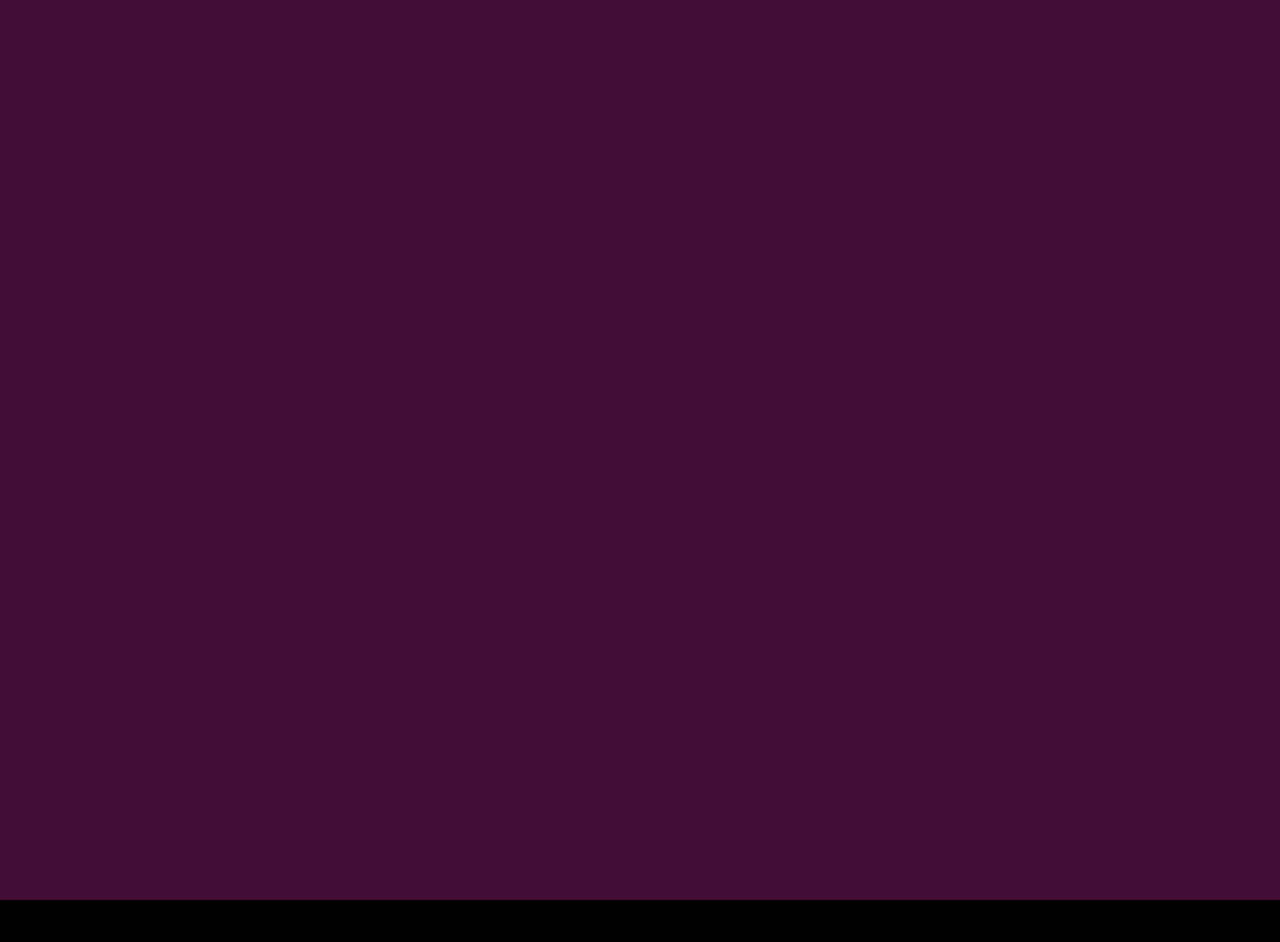
<file: services.html>
<!DOCTYPE html>
<html lang="en">

<head>
  <meta charset="utf-8">
  <meta content="width=device-width, initial-scale=1.0" name="viewport">

  <title>Andrew's personal website - Services</title>
  <meta content="" name="description">
  <meta content="" name="keywords">

  <!-- Favicons -->
  <link href="assets/img/favicon.png" rel="icon">
  <link href="assets/img/apple-touch-icon.png" rel="apple-touch-icon">

  <!-- Google Fonts -->
  <link rel="preconnect" href="https://fonts.googleapis.com">
  <link rel="preconnect" href="https://fonts.gstatic.com" crossorigin>
  <link href="https://fonts.googleapis.com/css2?family=Open+Sans:ital,wght@0,300;0,400;0,500;0,600;0,700;1,300;1,400;1,600;1,700&family=Inter:ital,wght@0,300;0,400;0,500;0,600;0,700;1,300;1,400;1,500;1,600;1,700&family=Cardo:ital,wght@0,400;0,700;1,400&display=swap" rel="stylesheet">

  <!-- Vendor CSS Files -->
  <link href="assets/vendor/bootstrap/css/bootstrap.min.css" rel="stylesheet">
  <link href="assets/vendor/bootstrap-icons/bootstrap-icons.css" rel="stylesheet">
  <link href="assets/vendor/swiper/swiper-bundle.min.css" rel="stylesheet">
  <link href="assets/vendor/glightbox/css/glightbox.min.css" rel="stylesheet">
  <link href="assets/vendor/aos/aos.css" rel="stylesheet">

  <!-- Template Main CSS File -->
  <link href="assets/css/main.css" rel="stylesheet">

  <!-- =======================================================
  * Template Name: PhotoFolio
  * Updated: Mar 10 2023 with Bootstrap v5.2.3
  * Template URL: https://bootstrapmade.com/photofolio-bootstrap-photography-website-template/
  * Author: BootstrapMade.com
  * License: https://bootstrapmade.com/license/
  ======================================================== -->
</head>

<body>

  <!-- ======= Header ======= -->
  <header id="header" class="header d-flex align-items-center fixed-top">
    <div class="container-fluid d-flex align-items-center justify-content-between">

      <a href="index.html" class="logo d-flex align-items-center  me-auto me-lg-0">
        <!-- Uncomment the line below if you also wish to use an image logo -->
        <!-- <img src="assets/img/logo.png" alt=""> -->
        <i class="bi bi-house"></i>
        <h1>Home</h1>
      </a>

      <nav id="navbar" class="navbar">
        <ul>
          <li class="dropdown"><a href="#"><span>About</span> <i class="bi bi-chevron-down dropdown-indicator"></i></a>
            <ul>
              <li><a href="resume.html">Resume</a></li>
              <li><a href="classmates.html">Classmates</a></li>
              <li><a href="portfolio.html">Portfolio</a></li>
            </ul>
          </li>
          <li><a href="services.html">Services</a></li>
          <li><a href="contact.html">Contact</a></li>
        </ul>
      </nav><!-- .navbar -->

      <div class="header-social-links">
        <a href="#" class="linkedin"><i class="bi bi-linkedin"></i></i></a>
      </div>
      <i class="mobile-nav-toggle mobile-nav-show bi bi-list"></i>
      <i class="mobile-nav-toggle mobile-nav-hide d-none bi bi-x"></i>

    </div>
  </header><!-- End Header -->

  <!-- ======= Hero Section ======= -->
  <!-- ======= Hero Section ======= -->
  <section id="hero" class="hero d-flex flex-column justify-content-center align-items-center" data-aos="fade" data-aos-delay="1500">
    <div class="container">
      <div class="row justify-content-center">
        <div class="col-lg-6 text-center">
          <h2><span>Services</span></h2>
          <p>Here's what I have to offer</p>
        </div>
      </div>
    </div>
  </section><!-- End Hero Section -->

  <main>
    <div class="container">
      <div class="row justify-content-center">
        <div class="col-lg-6 text-center">
          <p> While I'm not officially in the bizz just yet, I've learned so much during my
            time in Centriq. Here's just a bit of what I've already learned, and what's ahead
            for me!
            <ul>
              <li> User Interface in HTML5 and CSS </li>
              <li> Programming in C#</li>
              <li> Creating Repos and tracking changes using Source Control</li>
              <li> User Experience in JavaScript</li>
              <li> Management of Data</li>
            </ul>
            <p> All with the utilization and the learning of these programs:
              <ul>
                <li>Microsoft Visual Studio Code 2022</li>
                <li>Microsoft Visual Studio 2022</li>
                <li>Microsoft SQL Server Management Studio</li>
              </ul>
            </p>
            <br>
          </p>
          <p>And that's all in only over a month of education!</p>
        </div>
      </div>
    </div>
  </main>

  <!-- ======= Footer ======= -->
  <footer id="footer" class="footer">
    <div class="container">
      <div class="copyright">
        &copy; Copyright <strong><span>PhotoFolio</span></strong>. All Rights Reserved
      </div>
      <div class="credits">
        <!-- All the links in the footer should remain intact. -->
        <!-- You can delete the links only if you purchased the pro version. -->
        <!-- Licensing information: https://bootstrapmade.com/license/ -->
        <!-- Purchase the pro version with working PHP/AJAX contact form: https://bootstrapmade.com/photofolio-bootstrap-photography-website-template/ -->
        Designed by <a href="https://bootstrapmade.com/">BootstrapMade</a>
      </div>
    </div>
  </footer><!-- End Footer -->

  <a href="#" class="scroll-top d-flex align-items-center justify-content-center"><i class="bi bi-arrow-up-short"></i></a>

  <div id="preloader">
    <div class="line"></div>
  </div>

  <!-- Vendor JS Files -->
  <script src="assets/vendor/bootstrap/js/bootstrap.bundle.min.js"></script>
  <script src="assets/vendor/swiper/swiper-bundle.min.js"></script>
  <script src="assets/vendor/glightbox/js/glightbox.min.js"></script>
  <script src="assets/vendor/aos/aos.js"></script>
  <script src="assets/vendor/php-email-form/validate.js"></script>

  <!-- Template Main JS File -->
  <script src="assets/js/main.js"></script>

</body>

</html>
</file>
<file: assets/css/main.css>
/**
* Template Name: PhotoFolio
* Updated: Mar 10 2023 with Bootstrap v5.2.3
* Template URL: https://bootstrapmade.com/photofolio-bootstrap-photography-website-template/
* Author: BootstrapMade.com
* License: https://bootstrapmade.com/license/
*/

/*--------------------------------------------------------------
# Set main reusable colors and fonts using CSS variables
# Learn more about CSS variables at https://developer.mozilla.org/en-US/docs/Web/CSS/Using_CSS_custom_properties
--------------------------------------------------------------*/
/* Fonts */
:root {
  --font-default: "Open Sans", system-ui, -apple-system, "Segoe UI", Roboto, "Helvetica Neue", Arial, "Noto Sans", "Liberation Sans", sans-serif, "Apple Color Emoji", "Segoe UI Emoji", "Segoe UI Symbol", "Noto Color Emoji";
  --font-primary: "Inter", sans-serif;
  --font-secondary: "Cardo", sans-serif;
}

/* Colors */
:root {
  --color-default: #fafafa;
  --color-primary: #906b9b;
  --color-secondary: #410e36;
}

/* Smooth scroll behavior */
:root {
  scroll-behavior: smooth;
}

/*--------------------------------------------------------------
# General
--------------------------------------------------------------*/
body {
  font-family: var(--font-default);
  color: var(--color-default);
  background-color: #000;
}

a {
  color: var(--color-primary);
  text-decoration: none;
}

a:hover {
  color: #f0e6ef;
  text-decoration: none;
}

h1,
h2,
h3,
h4,
h5,
h6 {
  font-family: var(--font-primary);
}

/*--------------------------------------------------------------
# Sections & Section Header
--------------------------------------------------------------*/
.section-header {
  padding-bottom: 40px;
}

.section-header h2 {
  font-size: 14px;
  font-weight: 500;
  padding: 0;
  line-height: 1px;
  margin: 0 0 5px 0;
  letter-spacing: 2px;
  text-transform: uppercase;
  color: rgba(255, 255, 255, 0.6);
  font-family: var(--font-primary);
}

.section-header h2::after {
  content: "";
  width: 120px;
  height: 1px;
  display: inline-block;
  background: #5bd9a9;
  margin: 4px 10px;
}

.section-header p {
  margin: 0;
  margin: 0;
  font-size: 36px;
  font-weight: 700;
  font-family: var(--font-secondary);
  color: #fff;
}

/*--------------------------------------------------------------
# Page Header
--------------------------------------------------------------*/
.page-header {
  padding: 120px 0 60px 0;
  min-height: 30vh;
  position: relative;
}

.page-header h2 {
  font-size: 56px;
  font-weight: 500;
  color: #fff;
  font-family: var(--font-secondary);
}

@media (max-width: 768px) {
  .page-header h2 {
    font-size: 36px;
  }
}

.page-header p {
  color: rgba(255, 255, 255, 0.8);
}

.page-header .cta-btn {
  font-family: var(--font-primary);
  font-weight: 400;
  font-size: 14px;
  display: inline-block;
  padding: 12px 40px;
  border-radius: 4px;
  letter-spacing: 1px;
  text-transform: uppercase;
  transition: 0.3s;
  color: #fff;
  background: var(--color-primary);
}

.page-header .cta-btn:hover {
  background: #2cbc85;
}

/*--------------------------------------------------------------
# Scroll top button
--------------------------------------------------------------*/
.scroll-top {
  position: fixed;
  visibility: hidden;
  opacity: 0;
  right: 15px;
  bottom: -15px;
  z-index: 99999;
  background: var(--color-primary);
  width: 44px;
  height: 44px;
  border-radius: 50px;
  transition: all 0.4s;
}

.scroll-top i {
  font-size: 24px;
  color: #fff;
  line-height: 0;
}

.scroll-top:hover {
  background: rgba(39, 167, 118, 0.8);
  color: #fff;
}

.scroll-top.active {
  visibility: visible;
  opacity: 1;
  bottom: 15px;
}

/*--------------------------------------------------------------
# Preloader
--------------------------------------------------------------*/
#preloader {
  display: flex;
  position: fixed;
  inset: 0;
  width: 100%;
  height: 100vh;
  z-index: 99999;
}

#preloader:before,
#preloader:after {
  content: "";
  background-color: var(--color-secondary);
  position: absolute;
  inset: 0;
  width: 50%;
  height: 100%;
  transition: all 0.3s ease 0s;
  z-index: -1;
}

#preloader:after {
  left: auto;
  right: 0;
}

#preloader .line {
  position: relative;
  overflow: hidden;
  margin: auto;
  width: 1px;
  height: 280px;
  transition: all 0.8s ease 0s;
}

#preloader .line:before {
  content: "";
  position: absolute;
  background-color: #fff;
  left: 0;
  top: 50%;
  width: 1px;
  height: 0%;
  transform: translateY(-50%);
  animation: lineincrease 1000ms ease-in-out 0s forwards;
}

#preloader .line:after {
  content: "";
  position: absolute;
  background-color: #999;
  left: 0;
  top: 0;
  width: 1px;
  height: 100%;
  transform: translateY(-100%);
  animation: linemove 1200ms linear 0s infinite;
  animation-delay: 2000ms;
}

#preloader.loaded .line {
  opacity: 0;
  height: 100% !important;
}

#preloader.loaded .line:after {
  opacity: 0;
}

#preloader.loaded:before,
#preloader.loaded:after {
  animation: preloaderfinish 300ms ease-in-out 500ms forwards;
}

@keyframes lineincrease {
  0% {
    height: 0%;
  }

  100% {
    height: 100%;
  }
}

@keyframes linemove {
  0% {
    transform: translateY(200%);
  }

  100% {
    transform: translateY(-100%);
  }
}

@keyframes preloaderfinish {
  0% {
    width: 5 0%;
  }

  100% {
    width: 0%;
  }
}

/*--------------------------------------------------------------
# Header
--------------------------------------------------------------*/
.header {
  transition: all 0.5s;
  z-index: 997;
  padding: 30px 0;
  background-color: #000;
}

.header .logo {
  transition: 0.3s;
}

.header .logo img {
  max-height: 40px;
  margin-right: 8px;
}

.header .logo h1 {
  font-size: 32px;
  margin: 0;
  font-weight: 400;
  color: #fff;
  font-family: var(--font-secondary);
}

.header .logo i {
  font-size: 32px;
  margin-right: 8px;
  line-height: 0;
}

@media (max-width: 575px) {
  .header .logo h1 {
    font-size: 26px;
  }

  .header .logo i {
    font-size: 24px;
  }
}

.header .header-social-links {
  padding-right: 15px;
}

.header .header-social-links a {
  color: rgba(255, 255, 255, 0.5);
  padding-left: 15px;
  display: inline-block;
  line-height: 0px;
  transition: 0.3s;
  font-size: 16px;
}

.header .header-social-links a:hover {
  color: #fff;
}

@media (max-width: 575px) {
  .header .header-social-links a {
    padding-left: 5px;
  }
}

/*--------------------------------------------------------------
# Desktop Navigation
--------------------------------------------------------------*/
@media (min-width: 1280px) {
  .navbar {
    padding: 0;
  }

  .navbar ul {
    margin: 0;
    padding: 0;
    display: flex;
    list-style: none;
    align-items: center;
  }

  .navbar li {
    position: relative;
  }

  .navbar a,
  .navbar a:focus {
    display: flex;
    align-items: center;
    justify-content: space-between;
    padding: 10px 0 10px 30px;
    font-family: var(--font-primary);
    text-transform: uppercase;
    letter-spacing: 1px;
    font-size: 13px;
    font-weight: 400;
    color: rgba(255, 255, 255, 0.5);
    white-space: nowrap;
    transition: 0.3s;
  }

  .navbar a i,
  .navbar a:focus i {
    font-size: 12px;
    line-height: 0;
    margin-left: 5px;
  }

  .navbar a:hover,
  .navbar .active,
  .navbar .active:focus,
  .navbar li:hover>a {
    color: #fff;
  }

  .navbar .dropdown ul {
    display: block;
    position: absolute;
    left: 14px;
    top: calc(100% + 30px);
    margin: 0;
    padding: 10px 0;
    z-index: 99;
    opacity: 0;
    visibility: hidden;
    background: var(--color-secondary);
    transition: 0.3s;
    border-radius: 4px;
  }

  .navbar .dropdown ul li {
    min-width: 200px;
  }

  .navbar .dropdown ul a {
    padding: 10px 20px;
    font-size: 15px;
    text-transform: none;
    font-weight: 400;
  }

  .navbar .dropdown ul a i {
    font-size: 12px;
  }

  .navbar .dropdown ul a:hover,
  .navbar .dropdown ul .active:hover,
  .navbar .dropdown ul li:hover>a {
    color: #fff;
  }

  .navbar .dropdown:hover>ul {
    opacity: 1;
    top: 100%;
    visibility: visible;
  }

  .navbar .dropdown .dropdown ul {
    top: 0;
    left: calc(100% - 30px);
    visibility: hidden;
  }

  .navbar .dropdown .dropdown:hover>ul {
    opacity: 1;
    top: 0;
    left: 100%;
    visibility: visible;
  }
}

@media (min-width: 1280px) and (max-width: 1366px) {
  .navbar .dropdown .dropdown ul {
    left: -90%;
  }

  .navbar .dropdown .dropdown:hover>ul {
    left: -100%;
  }
}

@media (min-width: 1280px) {

  .mobile-nav-show,
  .mobile-nav-hide {
    display: none;
  }
}

/*--------------------------------------------------------------
# Mobile Navigation
--------------------------------------------------------------*/
@media (max-width: 1279px) {
  .navbar {
    position: fixed;
    top: 0;
    right: -100%;
    width: 100%;
    max-width: 400px;
    bottom: 0;
    transition: 0.3s;
    z-index: 9997;
  }

  .navbar ul {
    position: absolute;
    inset: 0;
    padding: 50px 0 10px 0;
    margin: 0;
    background: rgba(0, 0, 0, 0.9);
    overflow-y: auto;
    transition: 0.3s;
    z-index: 9998;
  }

  .navbar a,
  .navbar a:focus {
    display: flex;
    align-items: center;
    justify-content: space-between;
    padding: 10px 20px;
    font-family: var(--font-primary);
    font-size: 13px;
    text-transform: uppercase;
    font-weight: 400;
    color: rgba(255, 255, 255, 0.5);
    letter-spacing: 1px;
    white-space: nowrap;
    transition: 0.3s;
  }

  .navbar a i,
  .navbar a:focus i {
    font-size: 12px;
    line-height: 0;
    margin-left: 5px;
  }

  .navbar a:hover,
  .navbar .active,
  .navbar .active:focus,
  .navbar li:hover>a {
    color: #fff;
  }

  .navbar .dropdown ul,
  .navbar .dropdown .dropdown ul {
    position: static;
    display: none;
    padding: 10px 0;
    margin: 10px 20px;
    transition: all 0.5s ease-in-out;
    border: 1px solid black;
  }

  .navbar .dropdown>.dropdown-active,
  .navbar .dropdown .dropdown>.dropdown-active {
    display: block;
  }

  .mobile-nav-show {
    color: #fff;
    font-size: 28px;
    cursor: pointer;
    line-height: 0;
    transition: 0.5s;
    z-index: 9999;
    margin: 0 10px 0 10px;
  }

  .mobile-nav-hide {
    color: #fff;
    font-size: 32px;
    cursor: pointer;
    line-height: 0;
    transition: 0.5s;
    position: fixed;
    right: 20px;
    top: 20px;
    z-index: 9999;
  }

  .mobile-nav-active {
    overflow: hidden;
  }

  .mobile-nav-active .navbar {
    right: 0;
  }

  .mobile-nav-active .navbar:before {
    content: "";
    position: fixed;
    inset: 0;
    background: rgba(22, 23, 24, 0.8);
    z-index: 9996;
  }
}

/*--------------------------------------------------------------
# About Section
--------------------------------------------------------------*/
.about .content h2 {
  font-weight: 700;
  font-size: 24px;
  color: var(--color-primary);
}

.about .content ul {
  list-style: none;
  padding: 0;
}

.about .content ul li {
  margin-bottom: 20px;
  display: flex;
  align-items: center;
}

.about .content ul strong {
  margin-right: 10px;
}

.about .content ul i {
  font-size: 16px;
  margin-right: 5px;
  color: var(--color-primary);
  line-height: 0;
}

/*--------------------------------------------------------------
# Testimonials Section
--------------------------------------------------------------*/
.testimonials {
  margin-top: 80px;
}

.testimonials .testimonial-item {
  box-sizing: content-box;
  padding: 30px;
  margin: 40px 30px;
  background: var(--color-secondary);
  min-height: 320px;
  display: flex;
  flex-direction: column;
  text-align: center;
  transition: 0.3s;
}

.testimonials .testimonial-item .stars {
  margin-bottom: 15px;
}

.testimonials .testimonial-item .stars i {
  color: #ffc107;
  margin: 0 1px;
}

.testimonials .testimonial-item .testimonial-img {
  width: 90px;
  border-radius: 50%;
  border: 5px solid #474a4d;
  margin: 0 auto;
}

.testimonials .testimonial-item h3 {
  font-size: 18px;
  font-weight: bold;
  margin: 10px 0 5px 0;
  color: #fff;
}

.testimonials .testimonial-item h4 {
  font-size: 14px;
  color: rgba(255, 255, 255, 0.5);
  margin: 0;
}

.testimonials .testimonial-item p {
  font-style: italic;
  margin: 0 auto 15px auto;
}

.testimonials .swiper-pagination {
  margin-top: 20px;
  position: relative;
}

.testimonials .swiper-pagination .swiper-pagination-bullet {
  width: 12px;
  height: 12px;
  background-color: rgba(255, 255, 255, 0.2);
  opacity: 1;
}

.testimonials .swiper-pagination .swiper-pagination-bullet-active {
  background-color: rgba(255, 255, 255, 0.5);
}

.testimonials .swiper-slide {
  opacity: 0.3;
}

@media (max-width: 1199px) {
  .testimonials .swiper-slide-active {
    opacity: 1;
  }

  .testimonials .swiper-pagination {
    margin-top: 0;
  }

  .testimonials .testimonial-item {
    margin: 40px 20px;
  }
}

@media (min-width: 1200px) {
  .testimonials .swiper-slide-next {
    opacity: 1;
    transform: scale(1.12);
  }
}

/*--------------------------------------------------------------
# Pricing Section
--------------------------------------------------------------*/
.gallery {
  margin-top: 10px;
  border-radius: 10px;
}

.gallery .gallery-item {
  position: relative;
  overflow: hidden;
  max-width: fit-content;
  max-height: 100%;
  border-radius: 10px;
}

.gallery .gallery-item img {
  transition: 0.3s;
}

.gallery .gallery-links {
  position: absolute;
  inset: 0;
  opacity: 0;
  transition: all ease-in-out 0.3s;
  background: rgba(0, 0, 0, 0.7);
  z-index: 3;
  font-size: 40px;
}

.gallery .gallery-links .preview-link,
.gallery .gallery-links .details-link {
  font-size: 20px;
  color: rgba(255, 255, 255, 0.5);
  transition: 0.3s;
  line-height: 1.2;
  margin: 30px 8px 0 8px;
}

.gallery .gallery-links .preview-link:hover,
.gallery .gallery-links .details-link:hover {
  color: #fff;
}

.gallery .gallery-links .details-link {
  font-size: 30px;
  line-height: 0;
}

.gallery .gallery-item:hover .gallery-links {
  opacity: 1;
}

.gallery .gallery-item:hover .preview-link,
.gallery .gallery-item:hover .details-link {
  margin-top: 0;
}

.gallery .gallery-item:hover img {
  transform: scale(1.1);
}

.glightbox-clean .gslide-description {
  background: #222425;
}

.glightbox-clean .gslide-title {
  color: rgba(255, 255, 255, 0.8);
  margin: 0;
}

/*--------------------------------------------------------------
# Gallery Single Section
--------------------------------------------------------------*/
.gallery-single .portfolio-details-slider img {
  width: 100%;
}

.gallery-single .portfolio-details-slider .swiper-pagination .swiper-pagination-bullet {
  width: 12px;
  height: 12px;
  background-color: rgba(255, 255, 255, 0.7);
  opacity: 1;
}

.gallery-single .portfolio-details-slider .swiper-pagination .swiper-pagination-bullet-active {
  background-color: var(--color-primary);
}

.gallery-single .swiper-button-prev,
.gallery-single .swiper-button-next {
  width: 48px;
  height: 48px;
}

.gallery-single .swiper-button-prev:after,
.gallery-single .swiper-button-next:after {
  color: rgba(255, 255, 255, 0.8);
  background-color: rgba(0, 0, 0, 0.2);
  font-size: 24px;
  border-radius: 50%;
  width: 48px;
  height: 48px;
  display: flex;
  align-items: center;
  justify-content: center;
  transition: 0.3s;
}

.gallery-single .swiper-button-prev:hover:after,
.gallery-single .swiper-button-next:hover:after {
  background-color: rgba(0, 0, 0, 0.6);
}

@media (max-width: 575px) {

  .gallery-single .swiper-button-prev,
  .gallery-single .swiper-button-next {
    display: none;
  }
}

.gallery-single .portfolio-info h3 {
  font-size: 22px;
  font-weight: 700;
  margin-bottom: 20px;
  padding-bottom: 20px;
  position: relative;
  font-family: var(--font-secondary);
}

.gallery-single .portfolio-info h3:after {
  content: "";
  position: absolute;
  display: block;
  width: 50px;
  height: 3px;
  background: var(--color-primary);
  left: 0;
  bottom: 0;
}

.gallery-single .portfolio-info ul {
  list-style: none;
  padding: 0;
  font-size: 15px;
}

.gallery-single .portfolio-info ul li {
  display: flex;
  flex-direction: column;
  padding-bottom: 15px;
}

.gallery-single .portfolio-info ul strong {
  text-transform: uppercase;
  font-weight: 400;
  color: #6b7075;
  font-size: 14px;
}

.gallery-single .portfolio-info .btn-visit {
  padding: 8px 40px;
  background: var(--color-primary);
  color: #fff;
  border-radius: 50px;
  transition: 0.3s;
}

.gallery-single .portfolio-info .btn-visit:hover {
  background: #2cbc85;
}

.gallery-single .portfolio-description h2 {
  font-size: 26px;
  font-weight: 700;
  margin-bottom: 20px;
  color: #fff;
  font-family: var(--font-secondary);
}

.gallery-single .portfolio-description p {
  padding: 0;
}

.gallery-single .portfolio-description .testimonial-item {
  padding: 30px 30px 0 30px;
  position: relative;
  background: var(--color-secondary);
  height: 100%;
  margin-bottom: 50px;
}

.gallery-single .portfolio-description .testimonial-item .testimonial-img {
  width: 90px;
  border-radius: 50px;
  border: 6px solid #2e3133;
  float: left;
  margin: 0 10px 0 0;
}

.gallery-single .portfolio-description .testimonial-item h3 {
  font-size: 18px;
  font-weight: bold;
  margin: 15px 0 5px 0;
  padding-top: 20px;
}

.gallery-single .portfolio-description .testimonial-item h4 {
  font-size: 14px;
  color: rgba(255, 255, 255, 0.6);
  margin: 0;
}

.gallery-single .portfolio-description .testimonial-item .quote-icon-left,
.gallery-single .portfolio-description .testimonial-item .quote-icon-right {
  color: #5bd9a9;
  font-size: 26px;
  line-height: 0;
}

.gallery-single .portfolio-description .testimonial-item .quote-icon-left {
  display: inline-block;
  left: -5px;
  position: relative;
}

.gallery-single .portfolio-description .testimonial-item .quote-icon-right {
  display: inline-block;
  right: -5px;
  position: relative;
  top: 10px;
  transform: scale(-1, -1);
}

.gallery-single .portfolio-description .testimonial-item p {
  font-style: italic;
  margin: 0 0 15px 0 0 0;
  padding: 0;
}

/*--------------------------------------------------------------
# Contact Section
--------------------------------------------------------------*/
input[type=text], select, textarea {
  width: 100%;
  padding: 12px;
  border: 7px solid #751e6a;
  border-radius: 4px; 
  box-sizing: border-box; 
  margin-top: 6px; 
  margin-bottom: 16px; 
}

input[type=submit] {
  color: black;
  padding: 12px 20px;
  border: none;
  border-radius: 4px;
  cursor: pointer;
}

input[type=submit]:hover {
  background-color: #751e6a;
}

.container {
  border-radius: 5px;
  padding: 20px;
}

/*--------------------------------------------------------------
# Hero Section
--------------------------------------------------------------*/
.hero {
  width: 100%;
  min-height: 30vh;
  background: #000;
  background-size: cover;
  position: relative;
  padding: 140px 0 0 0;
}

.hero h2 {
  margin: 0 0 10px 0;
  font-size: 38px;
  font-weight: 700;
  color: #fff;
  font-family: var(--font-secondary);
}

.hero h2 span {
  position: relative;
  z-index: 1;
  padding: 0 5px;
  display: inline-block;
}

.hero h2 span:before {
  content: "";
  position: absolute;
  height: 50%;
  bottom: 0;
  left: 0;
  right: 0;
  background: var(--color-primary);
  z-index: -1;
}

.hero p {
  color: rgba(255, 255, 255, 0.6);
  margin-bottom: 30px;
  font-size: 18px;
}

.hero .btn-get-started {
  font-family: var(--font-primary);
  font-weight: 400;
  font-size: 14px;
  display: inline-block;
  padding: 12px 40px;
  border-radius: 4px;
  letter-spacing: 1px;
  text-transform: uppercase;
  transition: 0.3s;
  color: #fff;
  background: var(--color-primary);
}

.hero .btn-get-started:hover {
  background: #2cbc85;
}

@media (max-width: 768px) {
  .hero h2 {
    font-size: 32px;
  }
}

/*--------------------------------------------------------------
# Footer
--------------------------------------------------------------*/
.footer {
  margin-top: 30px;
  padding: 30px 0;
  font-size: 14px;
  border-top: 1px solid rgba(255, 255, 255, 0.15);
}

.footer .copyright {
  text-align: center;
  color: rgba(255, 255, 255, 0.8);
}

.footer .credits {
  padding-top: 6px;
  text-align: center;
  font-size: 13px;
  color: rgba(255, 255, 255, 0.8);
}

.footer .credits a {
  color: var(--color-primary);
}
</file>
